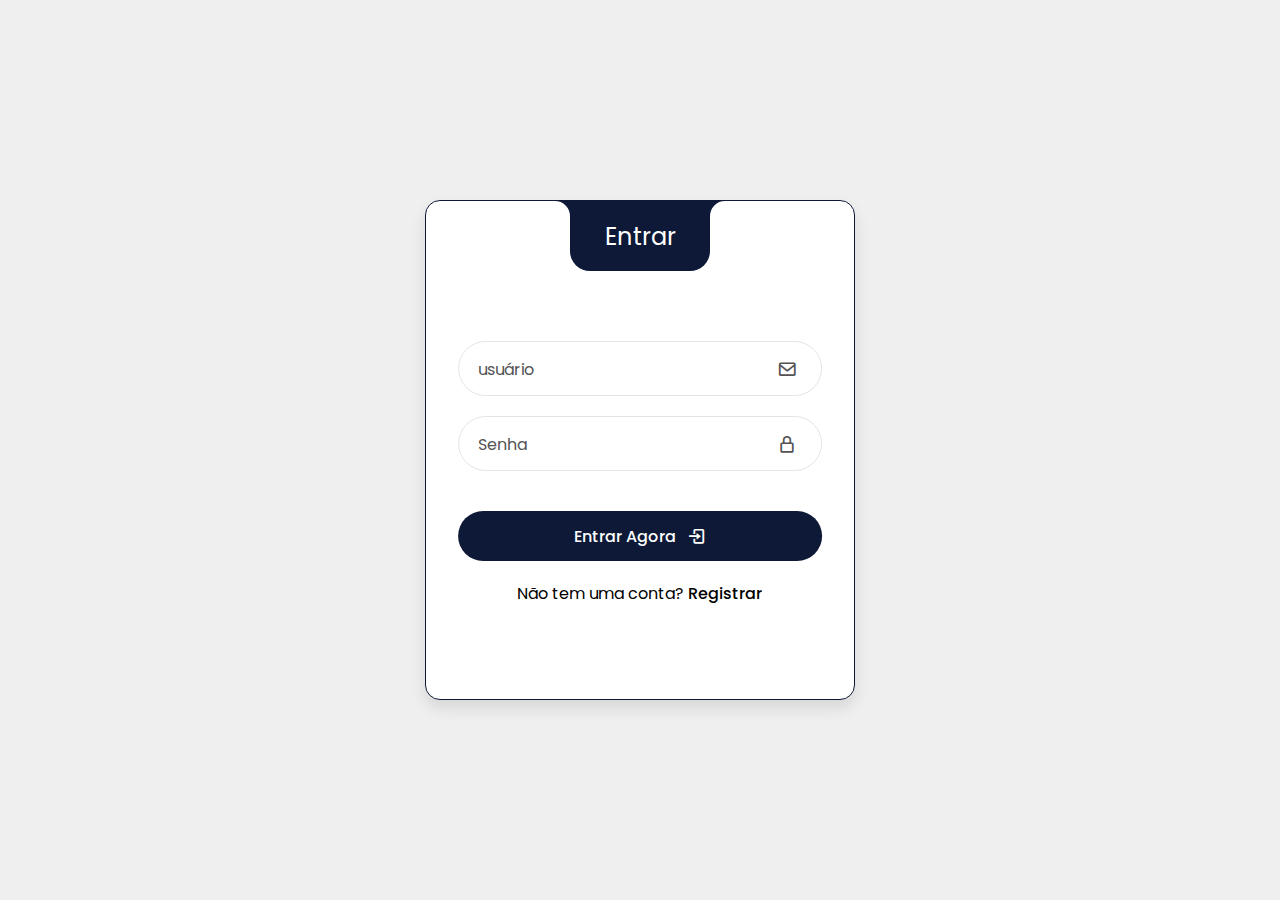
<file: index.html>
<!DOCTYPE html>
<html lang="pt-br">

<head>
  <meta charset="UTF-8">
  <meta name="viewport" content="width=device-width, initial-scale=1.0">
  <!-- BOXICONS -->
  <link href='https://unpkg.com/boxicons@2.1.4/css/boxicons.min.css' rel='stylesheet'>
  <!-- CSS -->
  <link rel="stylesheet" href="assets/css/style.css">
  <title>Login</title>
</head>

<body>
  <div class="wrapper">
    <div class="form-header">
      <div class="titles">
        <div class="title-login">Entrar</div>
      </div>
    </div>

    <!-- LOGIN FORM -->
    <form action="#" class="login-form" autocomplete="off">
      <div class="input-box">
        <input type="text" class="input-field" id="log-usuario" required>
        <label for="log-usuario" class="label">usuário</label>
        <i class='bx bx-envelope icon'></i>
      </div>
      <div class="input-box">
        <input type="password" class="input-field" id="log-senha" required>
        <label for="log-pass" class="label">Senha</label>
        <i class='bx bx-lock-alt icon'></i>
      </div>
      <div class="form-cols">
        <div class="col-1"></div>

      </div>
      <div class="input-box">
        <button class="btn-submit" id="SignInBtn">Entrar Agora <i class='bx bx-log-in'></i></button>
      </div>
      <div class="switch-form">
        <span>
          Não tem uma conta? <a href="./pages/register.html" id="register">Registrar</a></span>
      </div>
    </form>

  </div>

</body>

</html>
</file>
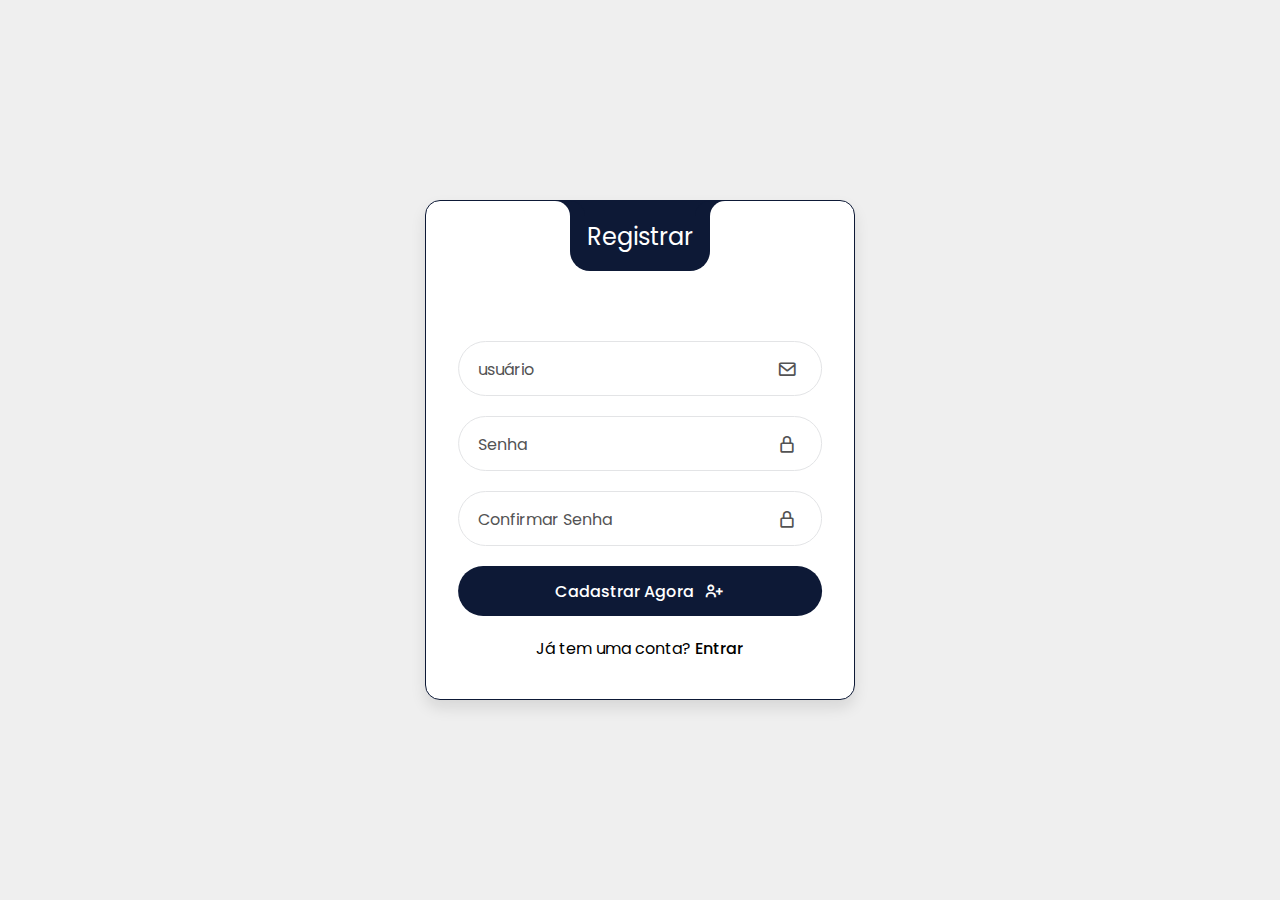
<file: pages/register.html>
<!DOCTYPE html>
<html lang="pt-br">

<head>
  <meta charset="UTF-8">
  <meta name="viewport" content="width=device-width, initial-scale=1.0">
  <!-- BOXICONS -->
  <link href='https://unpkg.com/boxicons@2.1.4/css/boxicons.min.css' rel='stylesheet'>
  <!-- CSS -->
  <link rel="stylesheet" href="./../assets/css/style.css">
  <title>Registrar</title>
</head>

<body>
  <div class="wrapper">
    <div class="form-header">
      <div class="titles">
        <div class="title-login">Registrar</div>
      </div>
    </div>

    <!-- REGISTER FORM -->
    <form action="#" class="login-form" autocomplete="off">
      <div class="input-box">
        <input type="text" class="input-field" id="log-usuario" required>
        <label for="log-usuario" class="label">usuário</label>
        <i class='bx bx-envelope icon'></i>
      </div>
      <div class="input-box">
        <input type="password" class="input-field" id="log-senha" required>
        <label for="log-pass" class="label">Senha</label>
        <i class='bx bx-lock-alt icon'></i>
      </div>
      <div class="input-box">
        <input type="password" class="input-field" id="log-confirmar-senha" required>
        <label for="log-pass" class="label">Confirmar Senha</label>
        <i class='bx bx-lock-alt icon'></i>
      </div>
      
      <div class="input-box">
        <button class="btn-submit" id="SignInBtn">Cadastrar Agora <i class='bx bx-user-plus'></i></button>
      </div>
      <div class="switch-form">
        <span>
          Já tem uma conta? <a href="../index.html" id="register">Entrar</a></span>
      </div>
    </form>
  </div>

</body>

</html>
</file>
<file: assets/css/style.css>
/* IMPORT FONT */
@import url('https://fonts.googleapis.com/css2?family=Poppins:ital,wght@0,100;0,200;0,300;0,400;0,500;0,600;0,700;0,800;0,900;1,100;1,200;1,300;1,400;1,500;1,600;1,700;1,800;1,900&display=swap');

/* COLOR VARIABLES */
:root {
    --primary-color: #0D1936;
    --secondary-color: #535354;
    --background-color: #EFEFEF;
    --shadow-color: rgba(0, 0, 0, 0.1);
    --white-color: #FFF;
    --black-color: #000;
    --input-border-color: #E3E4E6;
    --transition-3s: 0.3s;
}

/* GLOBAL STYLES */
*{
    margin: 0;
    padding: 0;
    box-sizing: border-box;
    font-family: 'Poppins', sans-serif;
}

/* REUSABLE ELEMENTS */
a{
    text-decoration: none;
    color: var(--black-color);
    transition: var(--transition-3s);
}
a:hover{
    text-decoration: underline;
}

body{
    display: flex;
    justify-content: center;
    align-items: center;
    height: 100vh;
    background-color: var(--background-color);
}

/* WRAPPER */
.wrapper{
    position: relative;
    width: 430px;
    height: 500px;
    background-color: var(--white-color);
    border-radius: 15px;
    padding: 120px 32px 64px;
    border: 1px solid var(--primary-color);
    box-shadow: 0 8px 15px var(--shadow-color);
    transition: var(--transition-3s);
    overflow: hidden;
}
/* FORM HEADER */
.form-header{
    position: absolute;
    top: 0;
    left: 50%;
    transform: translateX(-50%);
    display: flex;
    align-items: center;
    justify-content: center;
    width: 140px;
    height: 70px;
    background-color: var(--primary-color);
    border-radius: 0 0 20px 20px;
}
.form-header::before, .form-header::after{
    content: "";
    position: absolute;
    top: 0;
    width: 30px;
    height: 30px;
}
.form-header::before{
    left: -30px;
    border-top-right-radius: 50%;
    box-shadow: 15px 0 0 var(--primary-color);
}
.form-header::after{
    right: -30px;
    border-top-left-radius: 50%;
    box-shadow: -15px 0 0 var(--primary-color);
}
/* TITLES */
.titles{
    position: relative;
}
.title-login, .title-register{
    position: absolute;
    top: 50%;
    left: 50%;
    transform: translate(-50%,-50%);
    color: var(--white-color);
    font-size: 24px;
    transition: var(--transition-3s);
}
.title-register{
    top: 50px;
}

/* FORMS */
.login-form, .register-form{
    position: absolute;
    left: 50%;
    transform: translateX(-50%);
    width: 85%;
    transition: var(--transition-3s);
}
.register-form{
    left: 150%;
}

/* INPUT FIELDS */
.input-box{
    position: relative;
    display: flex;
    flex-direction: column;
    margin: 20px 0;
}
.input-field{
    width: 100%;
    height: 55px;
    font-size: 16px;
    background: transparent;
    color: var(--black-color);
    padding: 0 20px;
    border: 1px solid var(--input-border-color);
    border-radius: 30px;
    outline: none;
    transition: var(--transition-3s);
}
.input-field:focus{
    border: 1px solid var(--primary-color);
}
.label{
    position: absolute;
    top: 50%;
    left: 20px;
    transform: translateY(-50%);
    color: var(--secondary-color);
    transition: 0.2s;
    cursor: text;
}
.input-field:focus ~ .label,
.input-field:valid ~ .label{
    top: 0;
    font-size: 14px;
    background-color: var(--white-color);
    color: var(--primary-color);
    padding: 0 10px;
}
.input-field:valid ~ .label{
    color: var(--secondary-color);
}
.icon{
    position: absolute;
    top: 50%;
    right: 25px;
    transform: translateY(-50%);
    font-size: 20px;
    color: var(--secondary-color);
}
/* FORGOT PASSWORD & TERMS AND CONDITIONS */
.form-cols{
    display: flex;
    justify-content: space-between;
    font-size: 14px;
}
.col-1{
    display: flex;
    align-items: center;
    gap: 6px;
}
/* SUBMIT BUTTON */
.btn-submit{
    display: flex;
    align-items: center;
    justify-content: center;
    gap: 10px;
    width: 100%;
    height: 50px;
    background-color: var(--primary-color);
    color: var(--white-color);
    font-size: 16px;
    font-weight: 500;
    border: none;
    border-radius: 30px;
    cursor: pointer;
    transition: var(--transition-3s);
}
.btn-submit:hover{
    gap: 15px;
}
.btn-submit i{
    font-size: 20px;
}
/* SWITCH FORM */
.switch-form{
    text-align: center;
}
.switch-form a{
    font-weight: 500;
}

/* RESPONSIVE STYLES */
@media only screen and (max-width: 564px){
    .wrapper{
        margin: 20px;
    }
}
</file>
